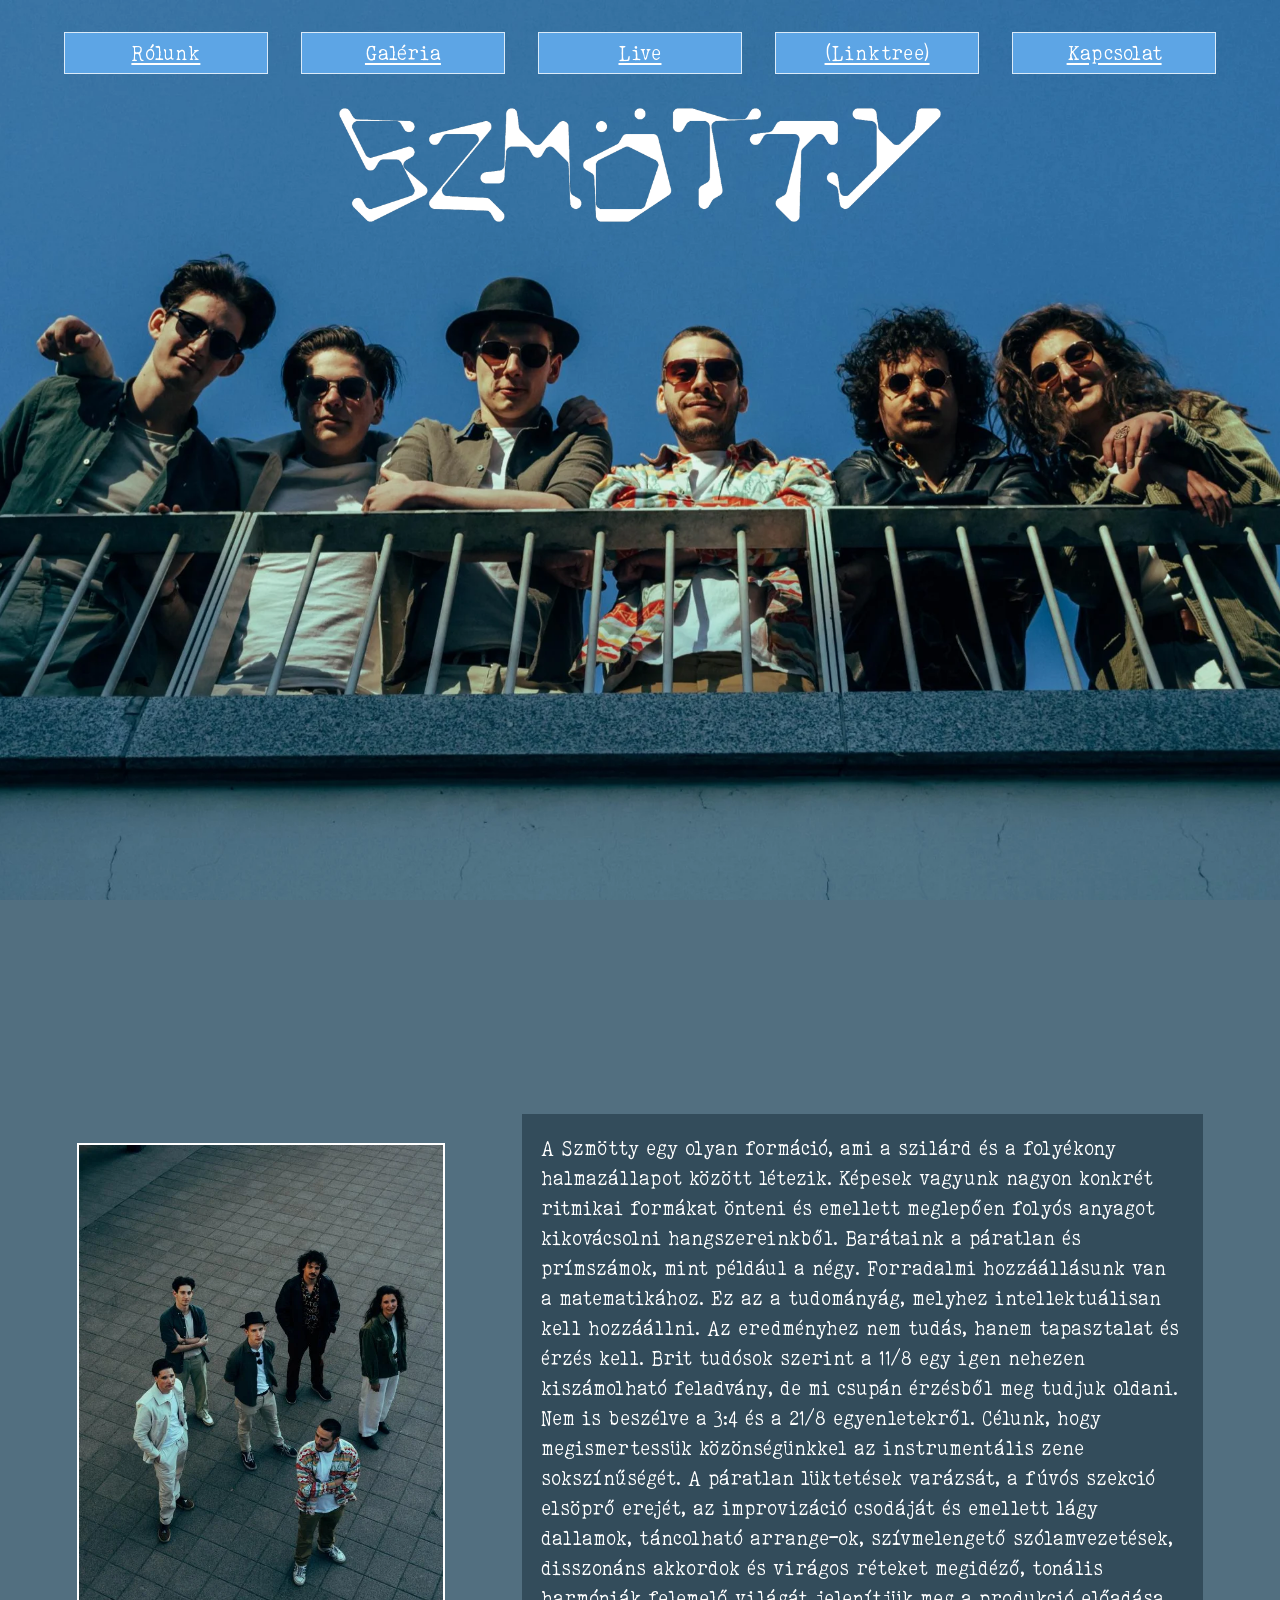
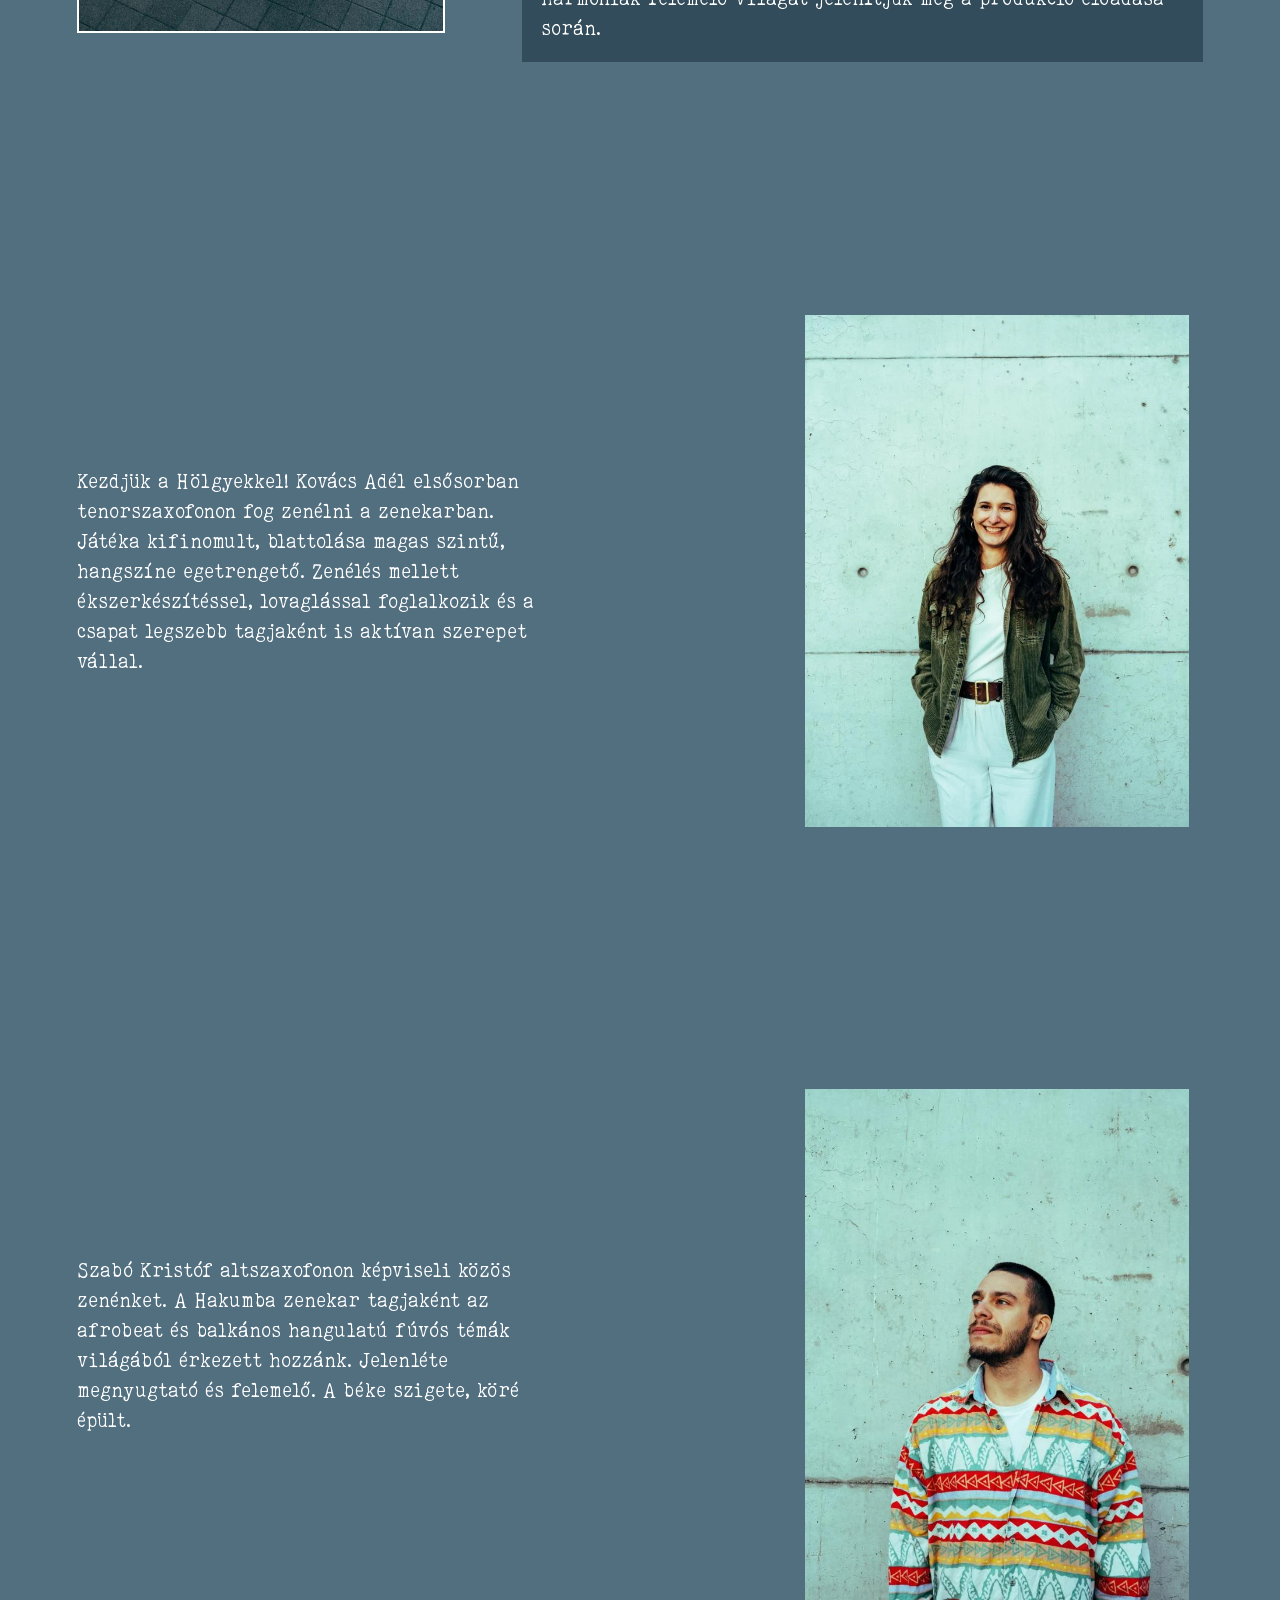
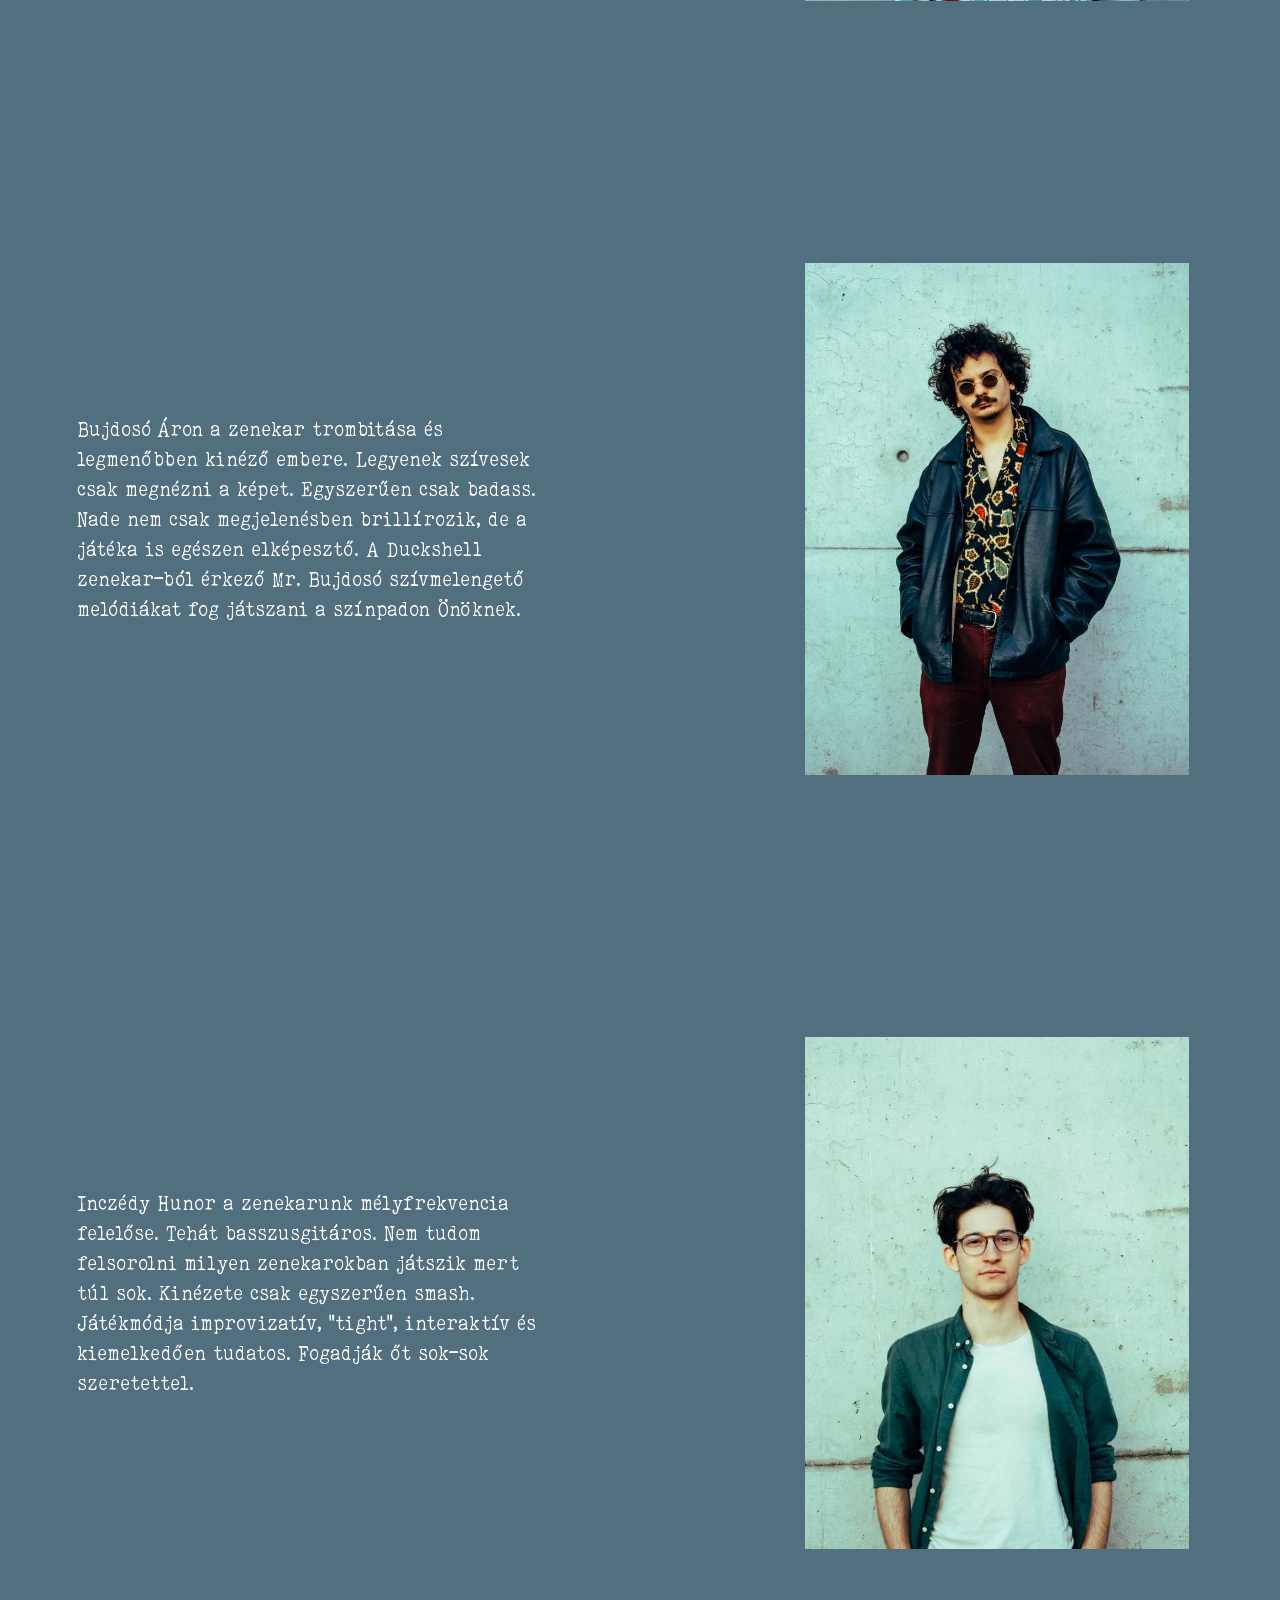
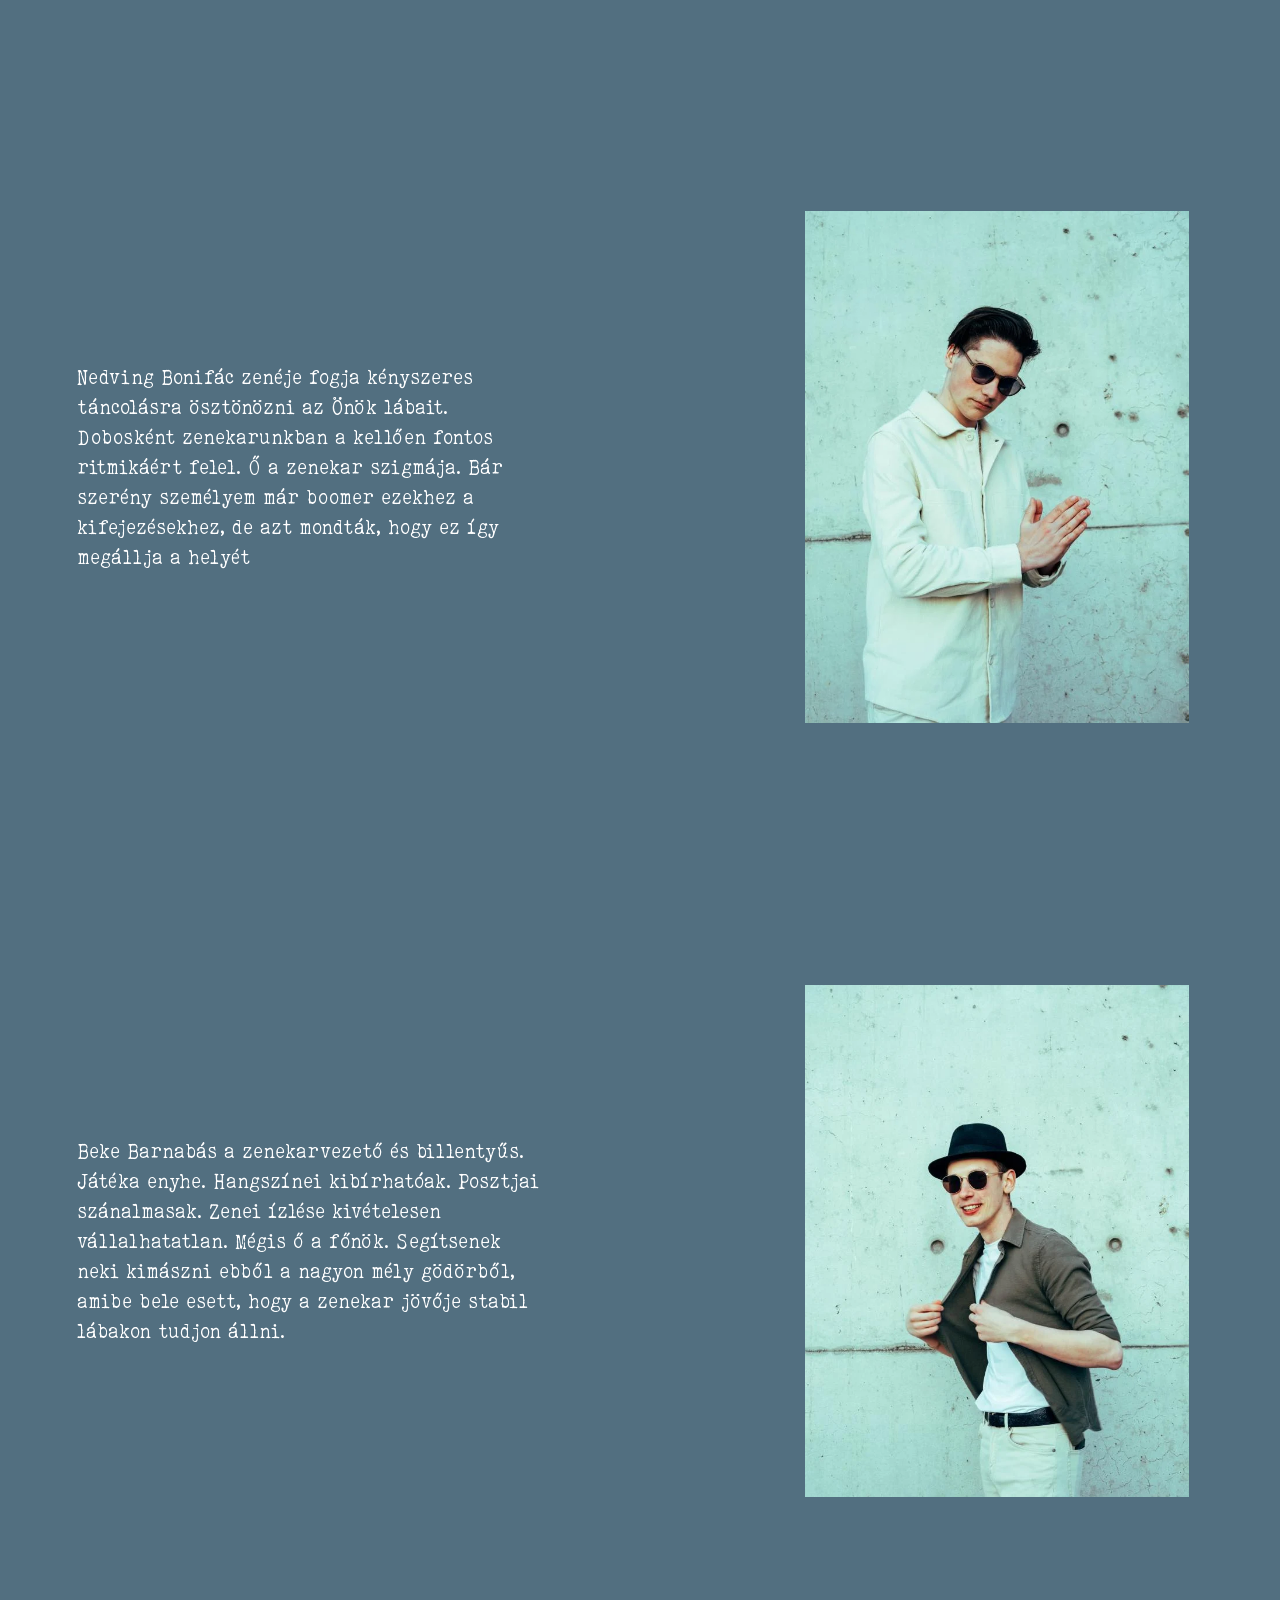
<file: index.html>
<!doctype html>
<html lang="hu">
<head>
    <meta charset="utf-8">
    <meta name="viewport" content="width=device-width, initial-scale=1">
    <meta name="description" content="A Szmötty zenekar bemutatkozása, fotói, élő felvételei és elérhetősége.">
    <title>Szmötty</title>
    <link rel="stylesheet" href="style.css">
</head>
<body>
    <a class="skip-link" href="#tartalom">Ugrás a tartalomra</a>

    <header class="site-header">
        <nav aria-label="Főmenü">
            <ul class="menu">
                <li><a href="#rolunk">Rólunk</a></li>
                <li><a href="galeria.html">Galéria</a></li>
                <li><a href="live.html">Live</a></li>
                <li><a href="linktree.html">(Linktree)</a></li>
                <li><a href="kapcsolat.html">Kapcsolat</a></li>
            </ul>
        </nav>
    </header>

    <main id="tartalom" tabindex="-1">
        <section class="page hero" id="fooldal" aria-labelledby="fooldal-cim">
            <h1 id="fooldal-cim">
                <img src="assets/images/szmotty-logo.png" alt="Szmötty" width="1000" height="190">
            </h1>
        </section>
        <section class="page about" id="rolunk" aria-labelledby="rolunk-cim">
            <h1 class="visually-hidden" id="rolunk-cim">Rólunk</h1>
            <div class="intro">
                <img src="assets/images/zenekar.webp" alt="A Szmötty hat tagja felülnézetből" width="691" height="922">
                <p>
                    A Szmötty egy olyan formáció, ami a szilárd és a folyékony halmazállapot között létezik.
                    Képesek vagyunk nagyon konkrét ritmikai formákat önteni és emellett meglepően folyós anyagot
                    kikovácsolni hangszereinkből. Barátaink a páratlan és prímszámok, mint például a négy.
                    Forradalmi hozzáállásunk van a matematikához. Ez az a tudományág, melyhez intellektuálisan
                    kell hozzáállni. Az eredményhez nem tudás, hanem tapasztalat és érzés kell. Brit tudósok
                    szerint a 11/8 egy igen nehezen kiszámolható feladvány, de mi csupán érzésből meg tudjuk
                    oldani. Nem is beszélve a 3:4 és a 21/8 egyenletekről. Célunk, hogy megismertessük
                    közönségünkkel az instrumentális zene sokszínűségét. A páratlan lüktetések varázsát, a fúvós
                    szekció elsöprő erejét, az improvizáció csodáját és emellett lágy dallamok, táncolható
                    arrange-ok, szívmelengető szólamvezetések, disszonáns akkordok és virágos réteket megidéző,
                    tonális harmóniák felemelő világát jelenítjük meg a produkció előadása során.
                </p>
            </div>

            <article class="member" aria-label="Kovács Adél">
                <p>
                    Kezdjük a Hölgyekkel! Kovács Adél elsősorban tenorszaxofonon fog zenélni a zenekarban.
                    Játéka kifinomult, blattolása magas szintű, hangszíne egetrengető. Zenélés mellett
                    ékszerkészítéssel, lovaglással foglalkozik és a csapat legszebb tagjaként is aktívan
                    szerepet vállal.
                </p>
                <img src="assets/images/kovacs-adel.webp" alt="Kovács Adél" width="681" height="908" loading="lazy">
            </article>

            <article class="member" aria-label="Szabó Kristóf">
                <p>
                    Szabó Kristóf altszaxofonon képviseli közös zenénket. A Hakumba zenekar tagjaként az
                    afrobeat és balkános hangulatú fúvós témák világából érkezett hozzánk. Jelenléte megnyugtató
                    és felemelő. A béke szigete, köré épült.
                </p>
                <img src="assets/images/szabo-kristof.webp" alt="Szabó Kristóf" width="659" height="879" loading="lazy">
            </article>

            <article class="member" aria-label="Bujdosó Áron">
                <p>
                    Bujdosó Áron a zenekar trombitása és legmenőbben kinéző embere. Legyenek szívesek csak
                    megnézni a képet. Egyszerűen csak badass. Nade nem csak megjelenésben brillírozik, de a
                    játéka is egészen elképesztő. A Duckshell zenekar-ból érkező Mr. Bujdosó szívmelengető
                    melódiákat fog játszani a színpadon Önöknek.
                </p>
                <img src="assets/images/bujdoso-aron.webp" alt="Bujdosó Áron" width="697" height="929" loading="lazy">
            </article>

            <article class="member" aria-label="Inczédy Hunor">
                <p>
                    Inczédy Hunor a zenekarunk mélyfrekvencia felelőse. Tehát basszusgitáros. Nem tudom
                    felsorolni milyen zenekarokban játszik mert túl sok. Kinézete csak egyszerűen smash.
                    Játékmódja improvizatív, &quot;tight&quot;, interaktív és kiemelkedően tudatos. Fogadják őt
                    sok-sok szeretettel.
                </p>
                <img src="assets/images/inczedy-hunor.webp" alt="Inczédy Hunor" width="586" height="781" loading="lazy">
            </article>

            <article class="member" aria-label="A Szmötty dobosa">
                <p>
                    Nedving Bonifác zenéje fogja kényszeres táncolásra ösztönözni az Önök lábait. Dobosként
                    zenekarunkban a kellően fontos ritmikáért felel. Ő a zenekar szigmája. Bár szerény személyem
                    már boomer ezekhez a kifejezésekhez, de azt mondták, hogy ez így megállja a helyét
                </p>
                <img src="assets/images/nedvig-bonifac.webp" alt="A Szmötty dobosa" width="669" height="892" loading="lazy">
            </article>

            <article class="member" aria-label="Beke Barnabás">
                <p>
                    Beke Barnabás a zenekarvezető és billentyűs. Játéka enyhe. Hangszínei kibírhatóak. Posztjai
                    szánalmasak. Zenei ízlése kivételesen vállalhatatlan. Mégis ő a főnök. Segítsenek neki
                    kimászni ebből a nagyon mély gödörből, amibe bele esett, hogy a zenekar jövője stabil
                    lábakon tudjon állni.
                </p>
                <img src="assets/images/beke-barnabas.webp" alt="Beke Barnabás" width="658" height="877" loading="lazy">
            </article>
        </section>
    </main>
    </main>
</body>
</html>
</file>
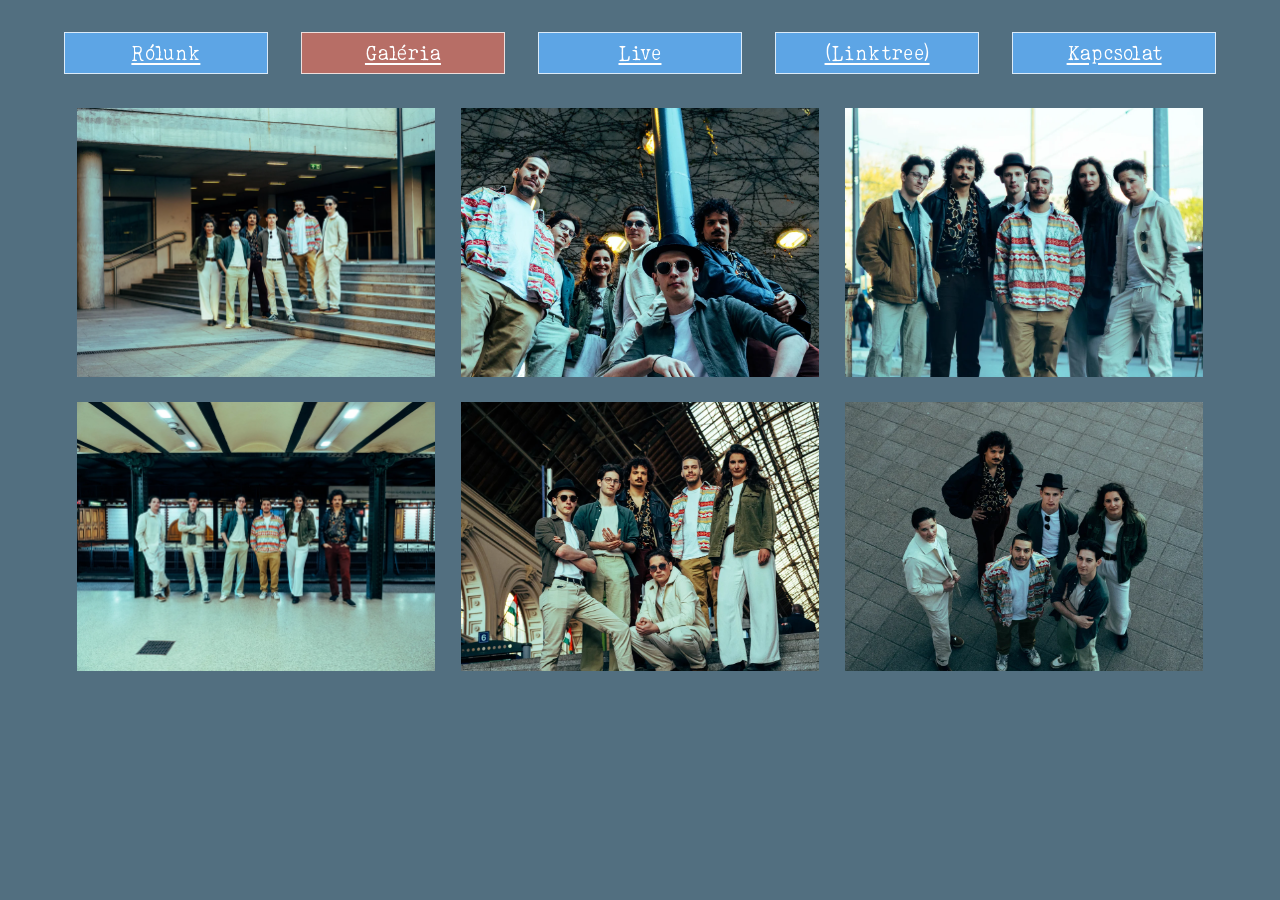
<file: galeria.html>
<!doctype html>
<html lang="hu">
<head>
    <meta charset="utf-8">
    <meta name="viewport" content="width=device-width, initial-scale=1">
    <meta name="description" content="A Szmötty zenekar bemutatkozása, fotói, élő felvételei és elérhetősége.">
    <title>Galéria | Szmötty</title>
    <link rel="stylesheet" href="style.css">
</head>
<body>
    <a class="skip-link" href="#tartalom">Ugrás a tartalomra</a>

    <header class="site-header">
        <nav aria-label="Főmenü">
            <ul class="menu">
                <li><a href="rolunk.html">Rólunk</a></li>
                <li><a href="galeria.html" aria-current="page">Galéria</a></li>
                <li><a href="live.html">Live</a></li>
                <li><a href="linktree.html">(Linktree)</a></li>
                <li><a href="kapcsolat.html">Kapcsolat</a></li>
            </ul>
        </nav>
    </header>

    <main id="tartalom" tabindex="-1">
        <section class="page gallery" id="galeria" aria-labelledby="galeria-cim">
            <h1 class="visually-hidden" id="galeria-cim">Galéria</h1>
            <div class="gallery-grid">
                <a href="assets/images/galeria-1.webp">
                    <img src="assets/images/galeria-1.webp" alt="A zenekar egy lépcsőn" width="1440" height="1080" loading="lazy">
                </a>
                <a href="assets/images/galeria-2.webp">
                    <img src="assets/images/galeria-2.webp" alt="A zenekar egy szoborcsoport mellett" width="1080" height="1440" loading="lazy">
                </a>
                <a href="assets/images/galeria-3.webp">
                    <img src="assets/images/galeria-3.webp" alt="A zenekar egy állomás peronján" width="1080" height="1440" loading="lazy">
                </a>
                <a href="assets/images/galeria-4.webp">
                    <img src="assets/images/galeria-4.webp" alt="A zenekar egy metróállomáson" width="1440" height="1080" loading="lazy">
                </a>
                <a href="assets/images/galeria-5.webp">
                    <img src="assets/images/galeria-5.webp" alt="A zenekar egy üvegtető alatt" width="1080" height="1440" loading="lazy">
                </a>
                <a href="assets/images/galeria-6.webp">
                    <img src="assets/images/galeria-6.webp" alt="A zenekar felülnézetből" width="1080" height="1440" loading="lazy">
                </a>
            </div>
        </section>
    </main>
</body>
</html>
</file>
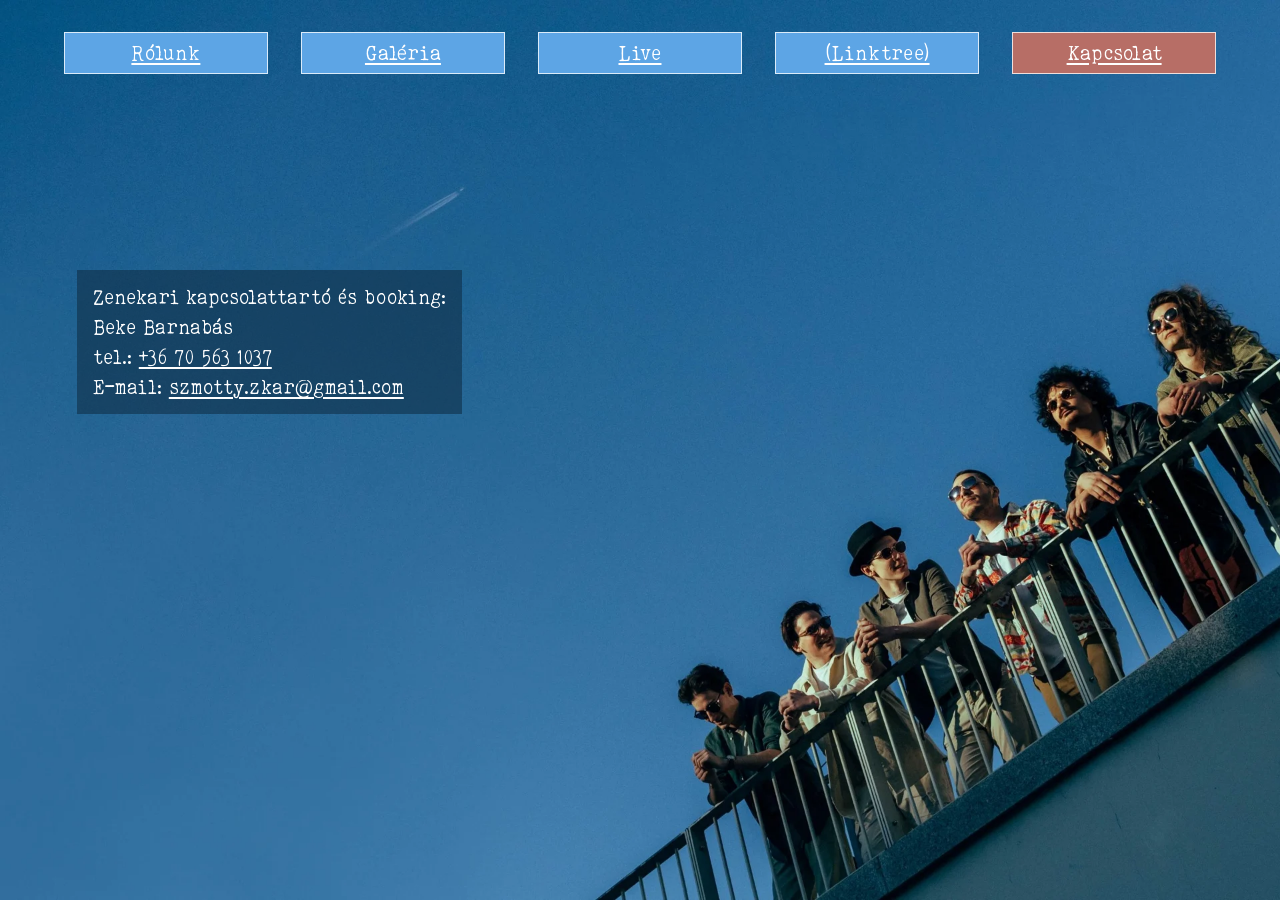
<file: kapcsolat.html>
<!doctype html>
<html lang="hu">
<head>
    <meta charset="utf-8">
    <meta name="viewport" content="width=device-width, initial-scale=1">
    <meta name="description" content="A Szmötty zenekar bemutatkozása, fotói, élő felvételei és elérhetősége.">
    <title>Kapcsolat | Szmötty</title>
    <link rel="stylesheet" href="style.css">
</head>
<body>
    <a class="skip-link" href="#tartalom">Ugrás a tartalomra</a>

    <header class="site-header">
        <nav aria-label="Főmenü">
            <ul class="menu">
                <li><a href="rolunk.html">Rólunk</a></li>
                <li><a href="galeria.html">Galéria</a></li>
                <li><a href="live.html">Live</a></li>
                <li><a href="linktree.html">(Linktree)</a></li>
                <li><a href="kapcsolat.html" aria-current="page">Kapcsolat</a></li>
            </ul>
        </nav>
    </header>

    <main id="tartalom" tabindex="-1">
        <section class="page contact" id="kapcsolat" aria-labelledby="kapcsolat-cim">
            <h1 class="visually-hidden" id="kapcsolat-cim">Kapcsolat</h1>
            <address class="booking">
                Zenekari kapcsolattartó és booking:<br>
                Beke Barnabás<br>
                tel.: <a href="tel:+36705631037">+36 70 563 1037</a><br>
                E-mail: <a href="mailto:szmotty.zkar@gmail.com">szmotty.zkar@gmail.com</a>
            </address>
        </section>
    </main>
</body>
</html>
</file>
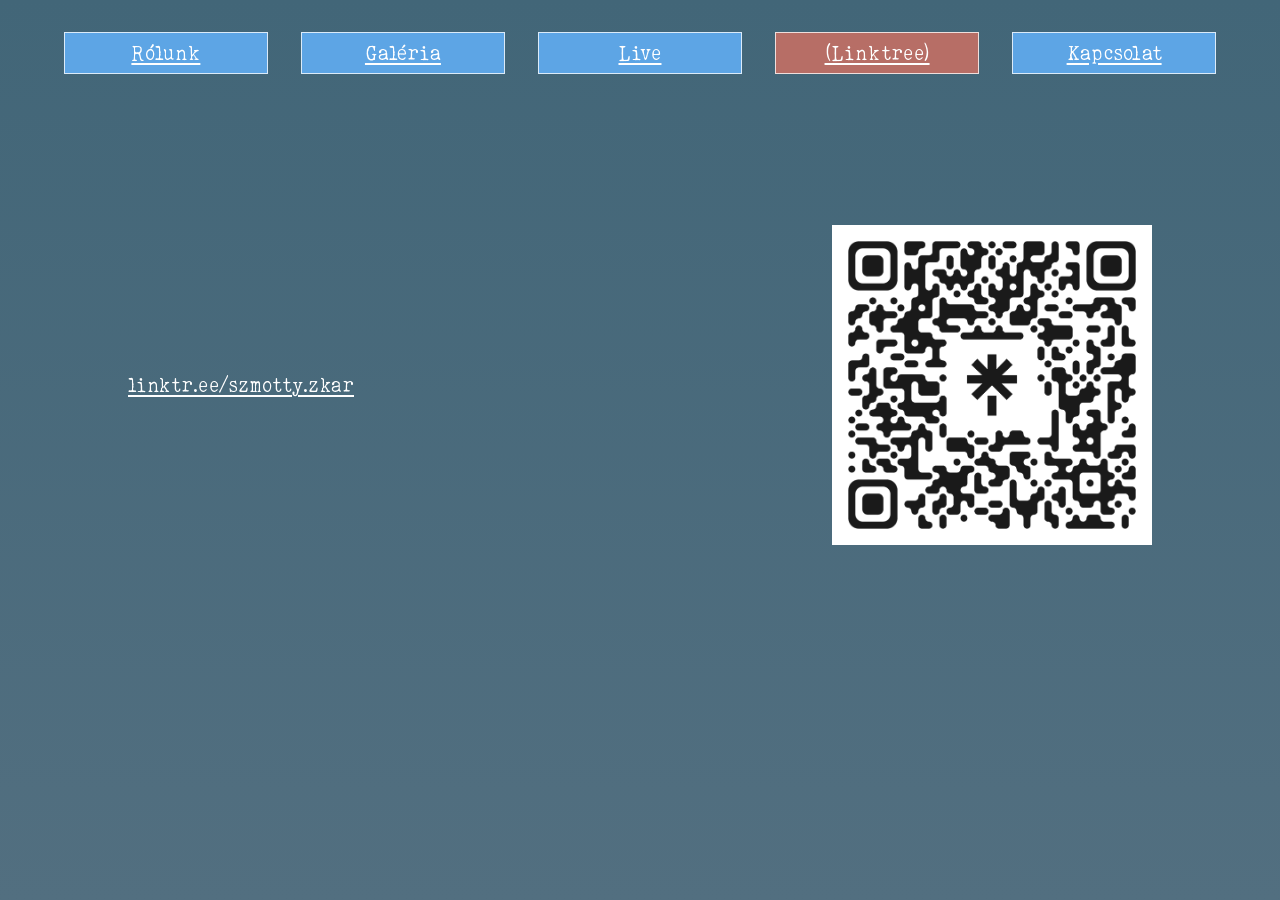
<file: linktree.html>
<!doctype html>
<html lang="hu">
<head>
    <meta charset="utf-8">
    <meta name="viewport" content="width=device-width, initial-scale=1">
    <meta name="description" content="A Szmötty zenekar bemutatkozása, fotói, élő felvételei és elérhetősége.">
    <title>Linktree | Szmötty</title>
    <link rel="stylesheet" href="style.css">
</head>
<body>
    <a class="skip-link" href="#tartalom">Ugrás a tartalomra</a>

    <header class="site-header">
        <nav aria-label="Főmenü">
            <ul class="menu">
                <li><a href="rolunk.html">Rólunk</a></li>
                <li><a href="galeria.html">Galéria</a></li>
                <li><a href="live.html">Live</a></li>
                <li><a href="linktree.html" aria-current="page">(Linktree)</a></li>
                <li><a href="kapcsolat.html">Kapcsolat</a></li>
            </ul>
        </nav>
    </header>

    <main id="tartalom" tabindex="-1">
        <section class="page linktree" id="linktree" aria-labelledby="linktree-cim">
            <h1 class="visually-hidden" id="linktree-cim">Linktree</h1>
            <div class="linktree-content">
                <a href="https://linktr.ee/szmotty.zkar">linktr.ee/szmotty.zkar</a>
                <img src="assets/images/linktree-qr.png" alt="A Szmötty Linktree-oldalának QR-kódja"
                    width="647" height="647" loading="lazy">
            </div>
        </section>
    </main>
</body>
</html>
</file>
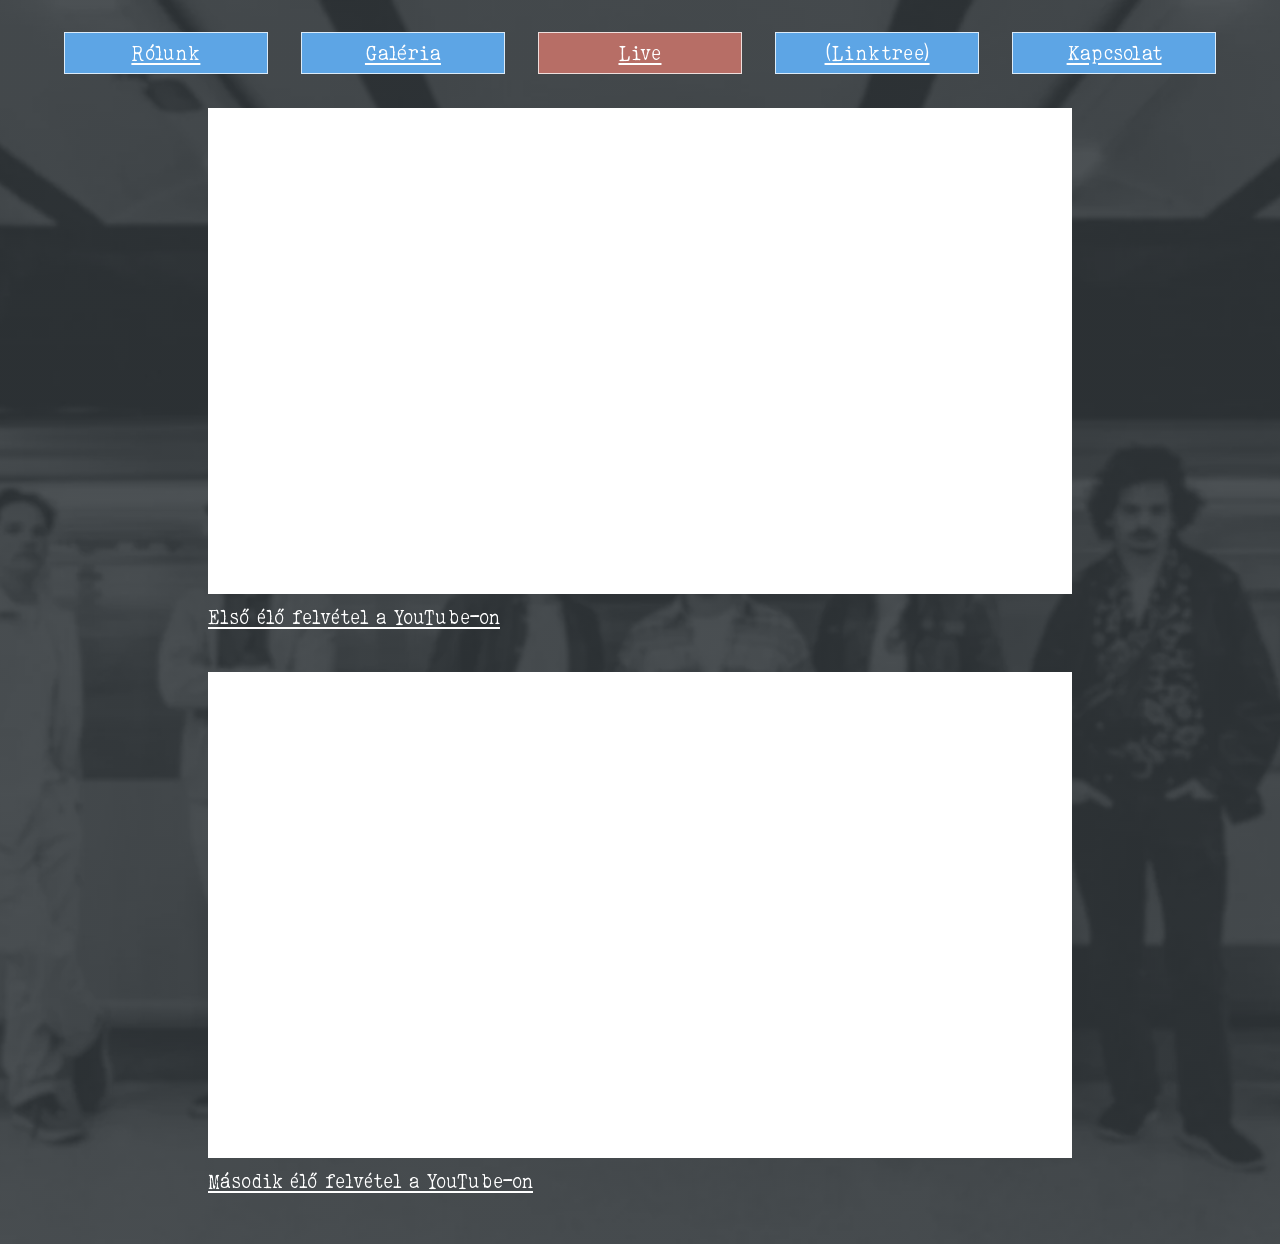
<file: live.html>
<!doctype html>
<html lang="hu">
<head>
    <meta charset="utf-8">
    <meta name="viewport" content="width=device-width, initial-scale=1">
    <meta name="description" content="A Szmötty zenekar bemutatkozása, fotói, élő felvételei és elérhetősége.">
    <title>Live | Szmötty</title>
    <link rel="stylesheet" href="style.css">
</head>
<body>
    <a class="skip-link" href="#tartalom">Ugrás a tartalomra</a>

    <header class="site-header">
        <nav aria-label="Főmenü">
            <ul class="menu">
                <li><a href="rolunk.html">Rólunk</a></li>
                <li><a href="galeria.html">Galéria</a></li>
                <li><a href="live.html" aria-current="page">Live</a></li>
                <li><a href="linktree.html">(Linktree)</a></li>
                <li><a href="kapcsolat.html">Kapcsolat</a></li>
            </ul>
        </nav>
    </header>

    <main id="tartalom" tabindex="-1">
        <section class="page live" id="live" aria-labelledby="live-cim">
            <h1 class="visually-hidden" id="live-cim">Live</h1>
            <div class="videos">
                <figure>
                    <iframe src="https://www.youtube-nocookie.com/embed/igWZIq6gtOg"
                        title="Szmötty – első élő felvétel" loading="lazy"
                        allow="encrypted-media; picture-in-picture; fullscreen" allowfullscreen></iframe>
                    <figcaption><a href="https://youtu.be/igWZIq6gtOg">Első élő felvétel a YouTube-on</a></figcaption>
                </figure>
                <figure>
                    <iframe src="https://www.youtube-nocookie.com/embed/S_onpSoCJGc"
                        title="Szmötty – második élő felvétel" loading="lazy"
                        allow="encrypted-media; picture-in-picture; fullscreen" allowfullscreen></iframe>
                    <figcaption><a href="https://youtu.be/S_onpSoCJGc">Második élő felvétel a YouTube-on</a></figcaption>
                </figure>
            </div>
        </section>
    </main>
</body>
</html>
</file>
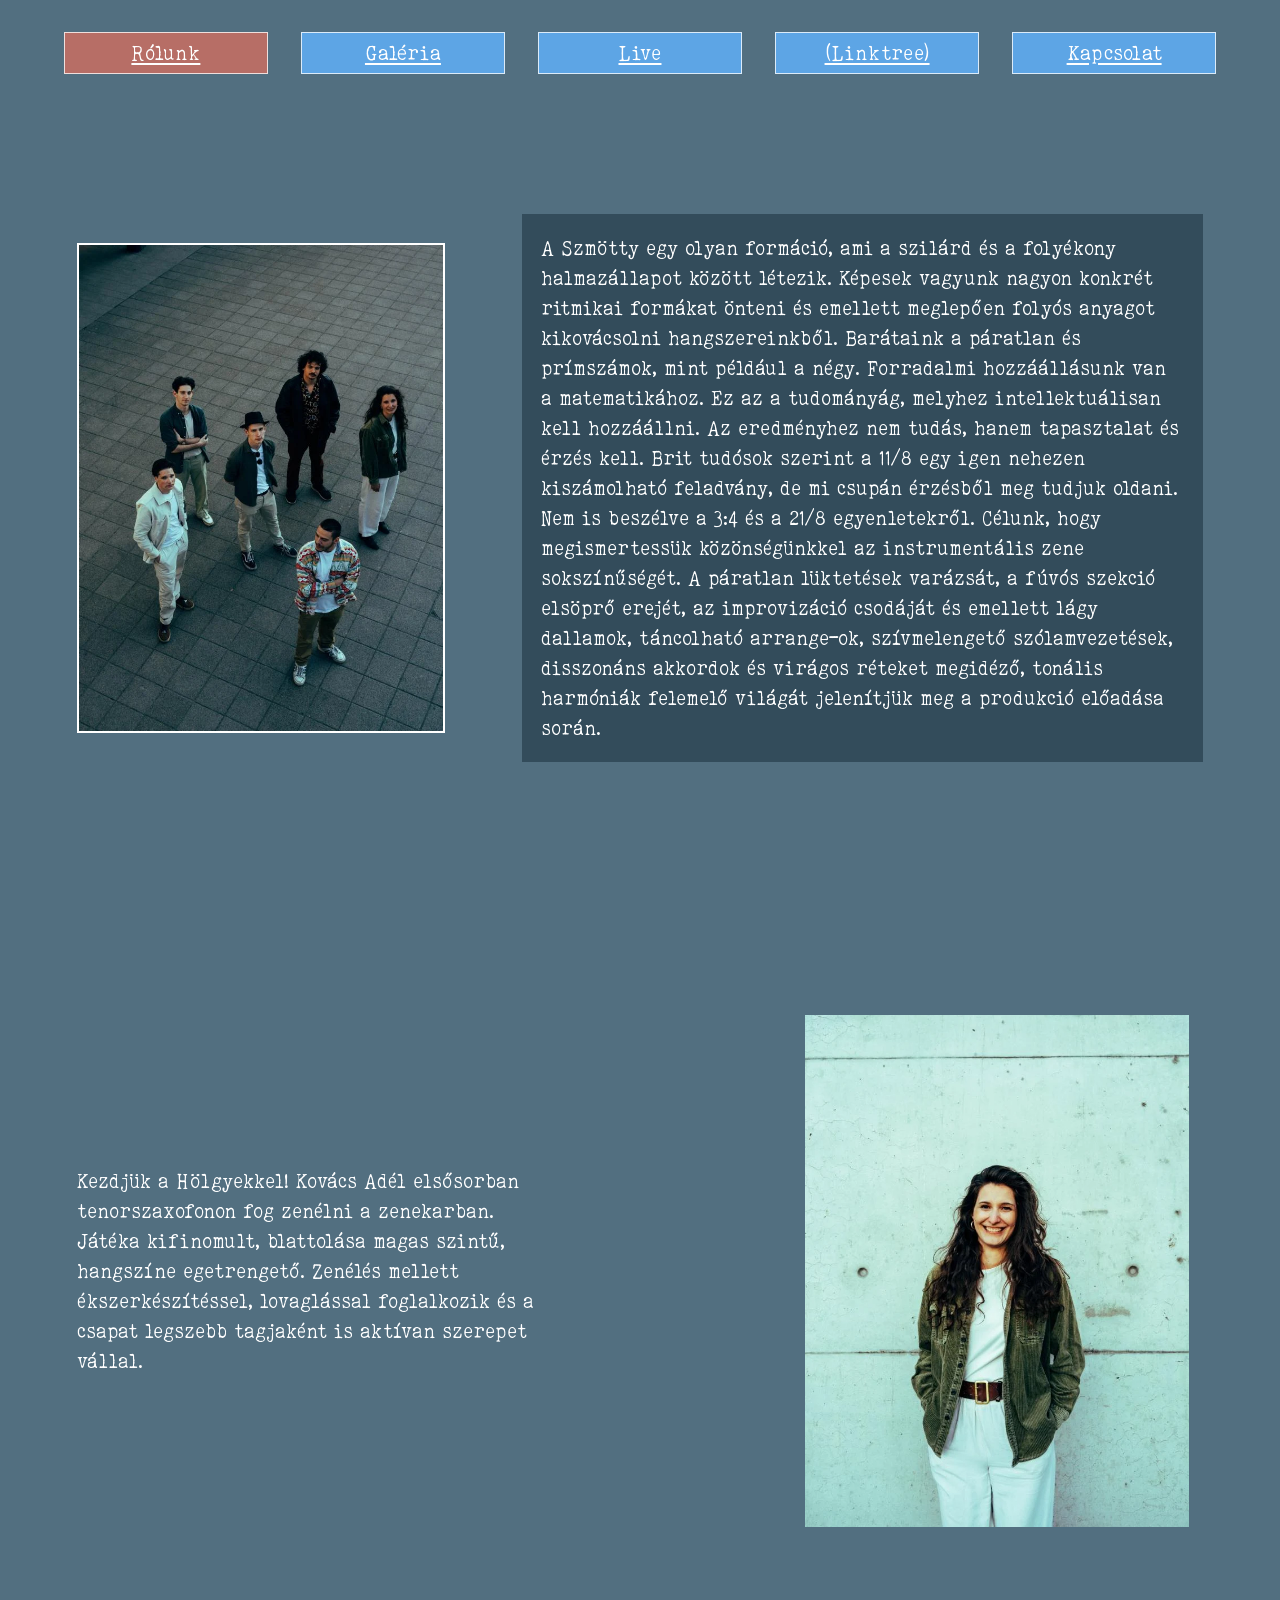
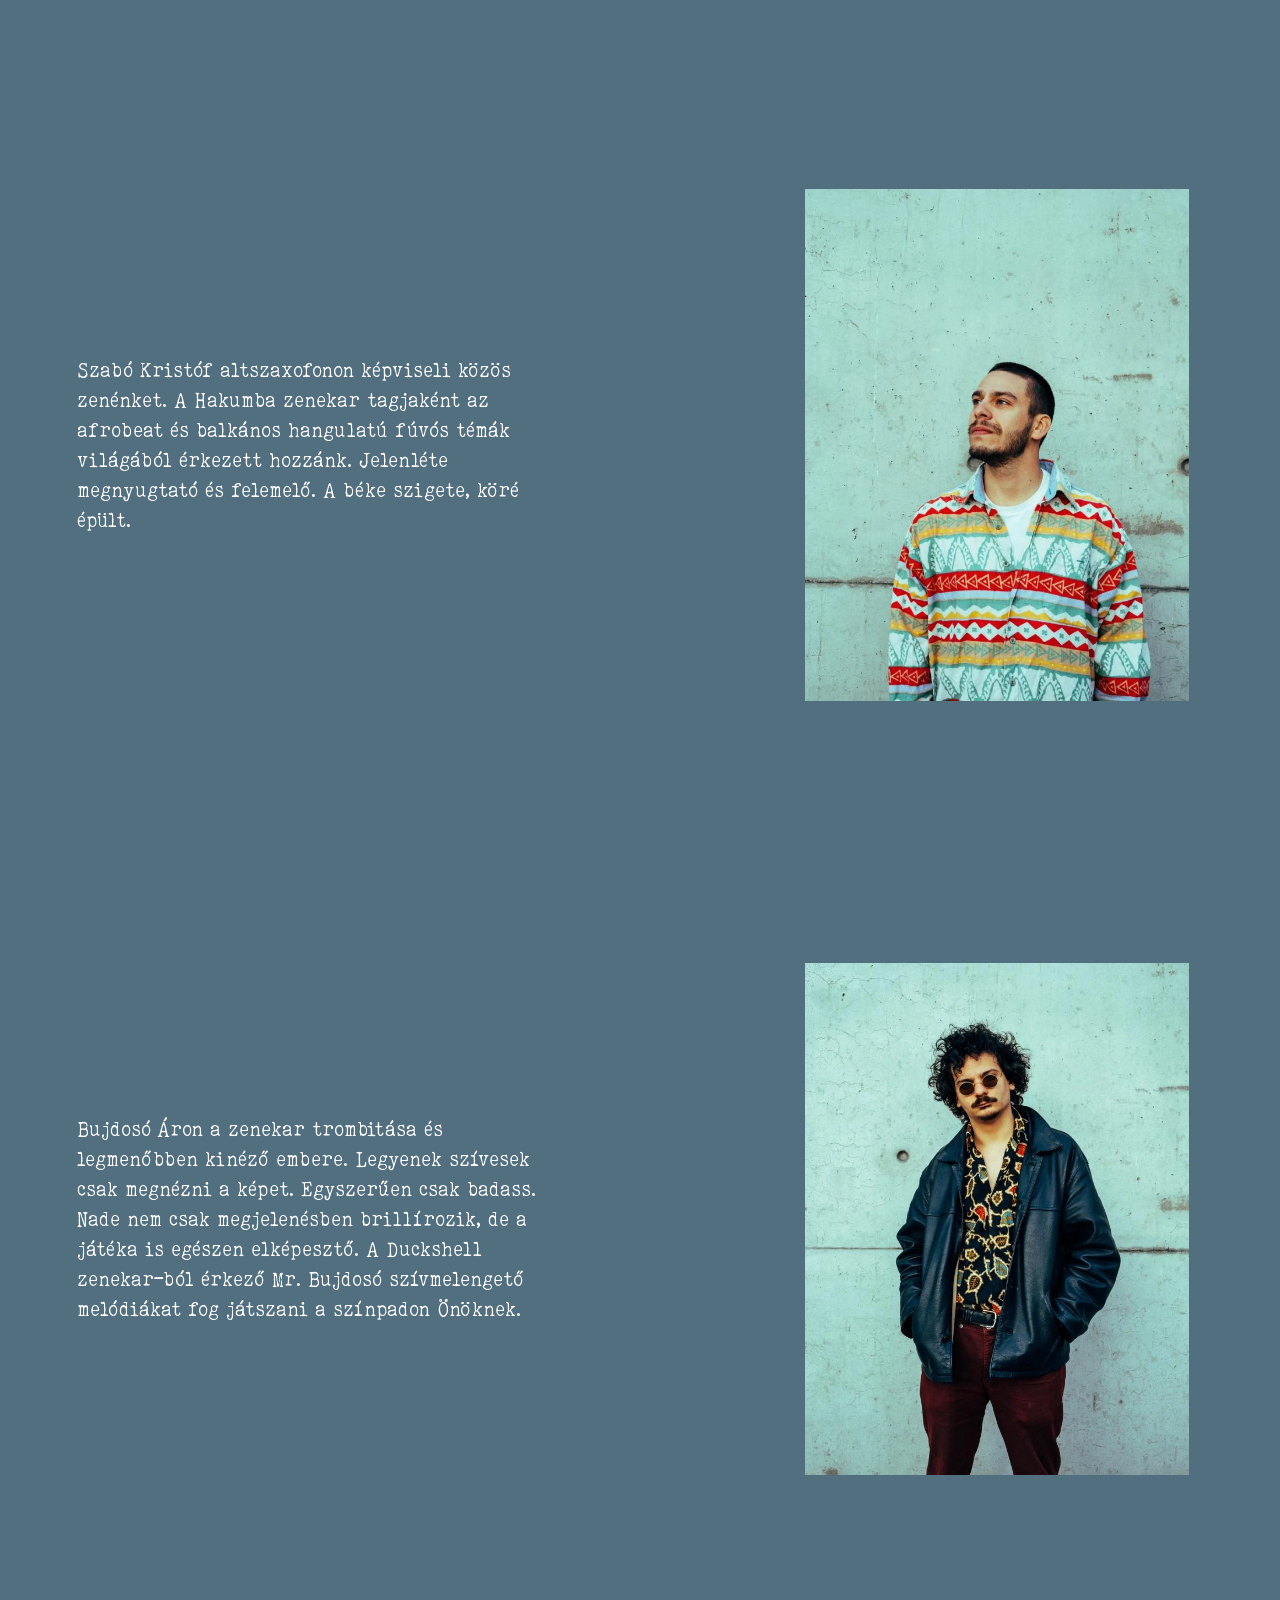
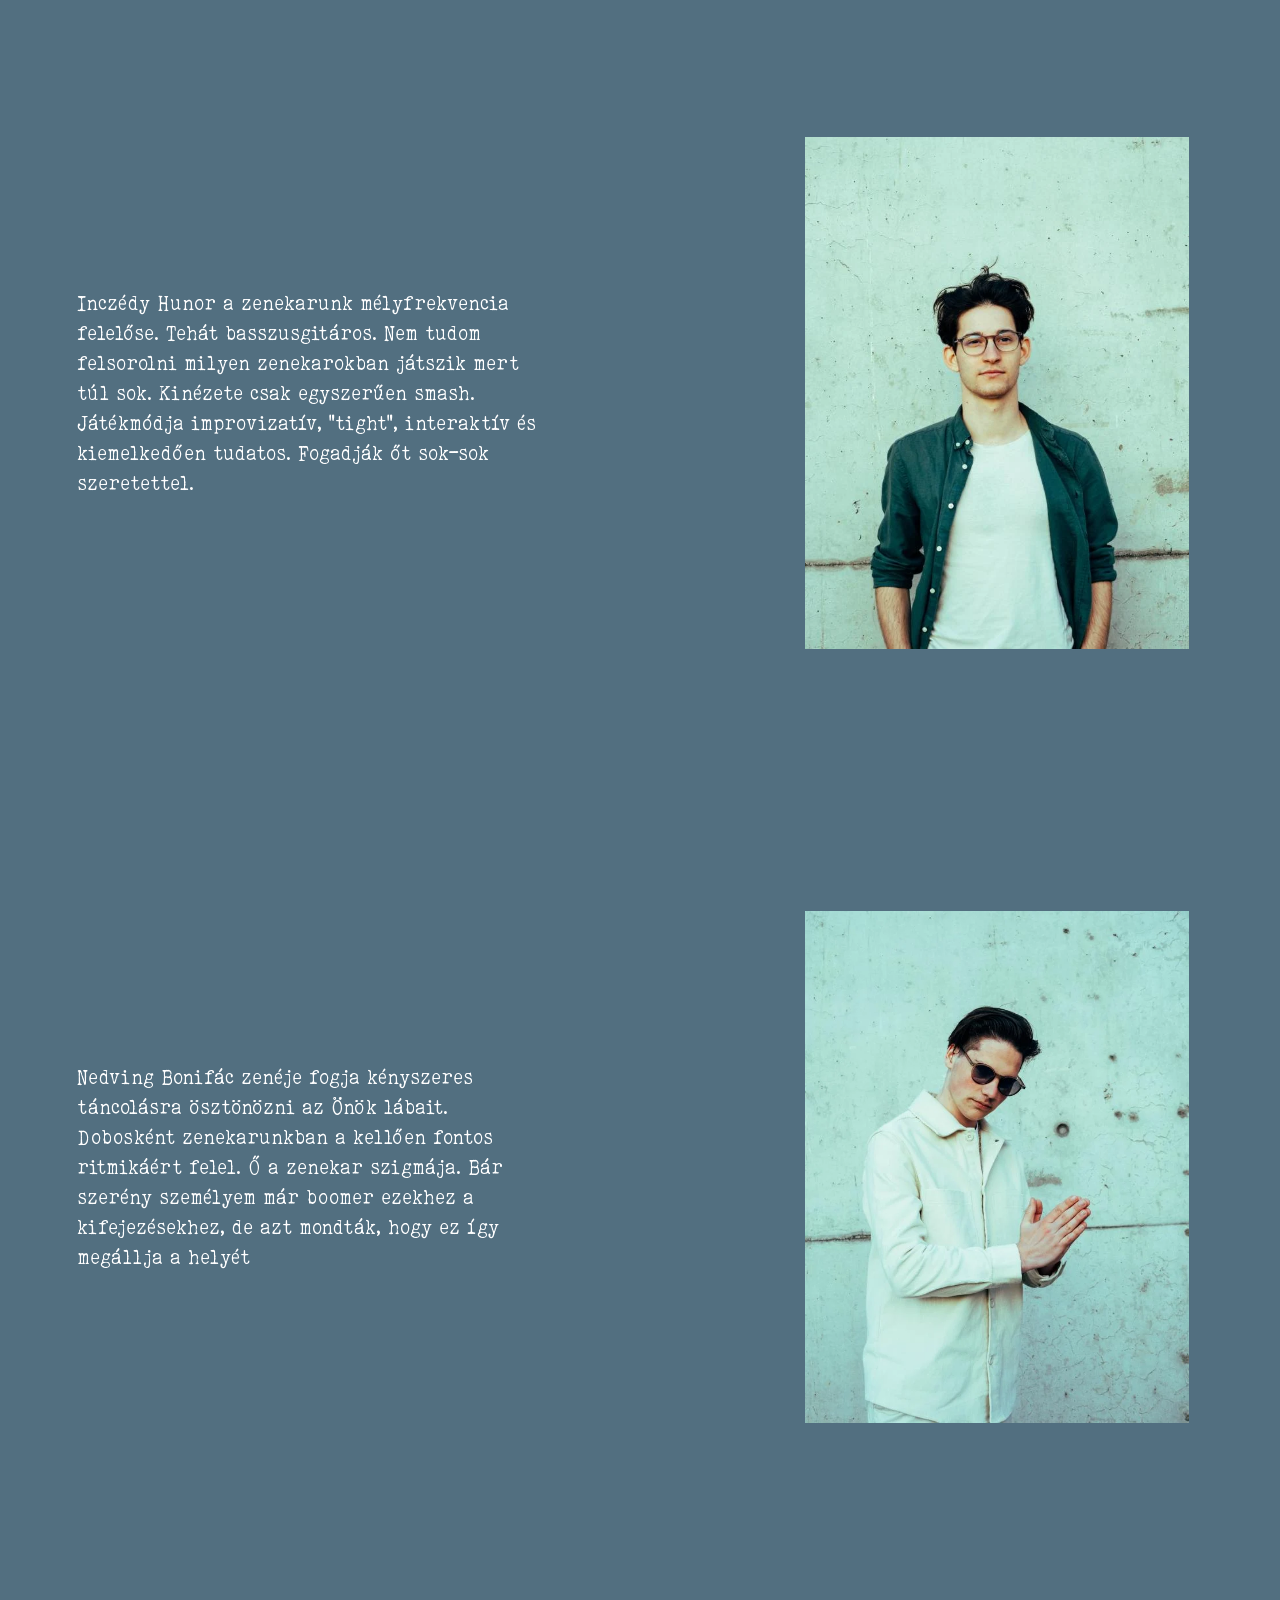
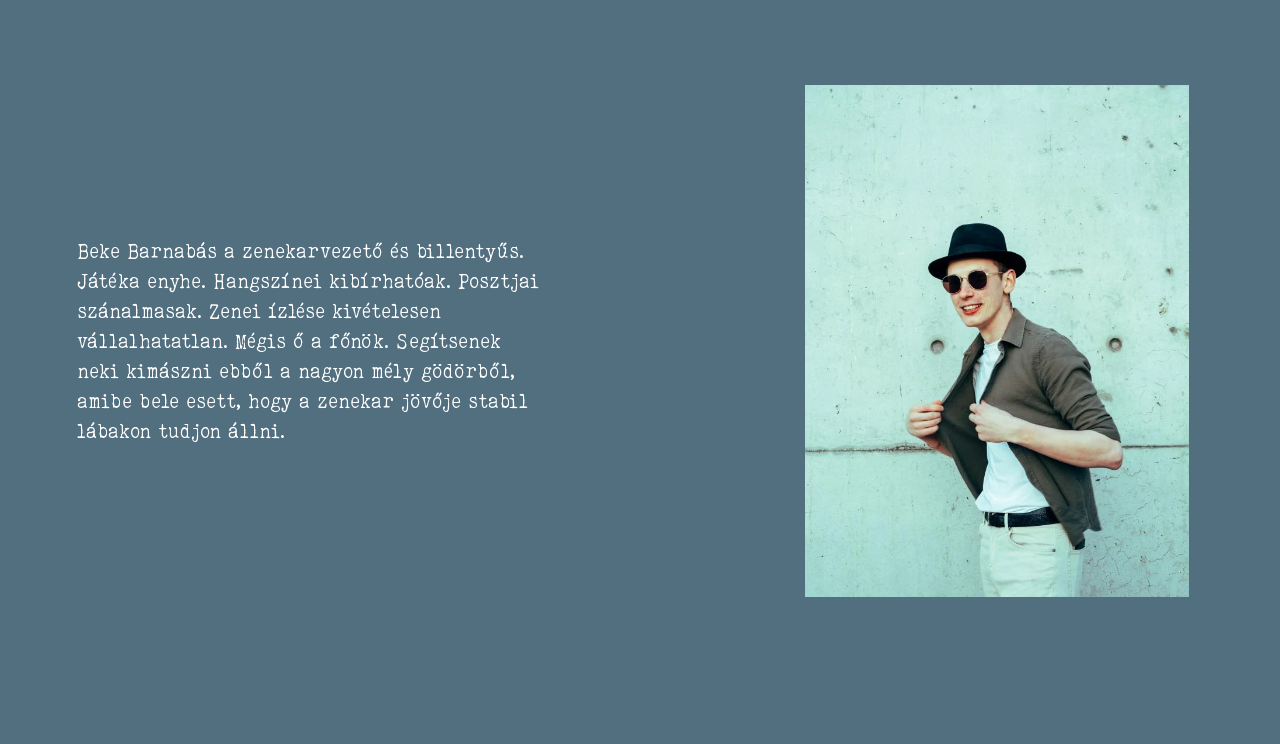
<file: rolunk.html>
<!doctype html>
<html lang="hu">
<head>
    <meta charset="utf-8">
    <meta name="viewport" content="width=device-width, initial-scale=1">
    <meta name="description" content="A Szmötty zenekar bemutatkozása, fotói, élő felvételei és elérhetősége.">
    <title>Rólunk | Szmötty</title>
    <link rel="stylesheet" href="style.css">
</head>
<body>
    <a class="skip-link" href="#tartalom">Ugrás a tartalomra</a>

    <header class="site-header">
        <nav aria-label="Főmenü">
            <ul class="menu">
                <li><a href="rolunk.html" aria-current="page">Rólunk</a></li>
                <li><a href="galeria.html">Galéria</a></li>
                <li><a href="live.html">Live</a></li>
                <li><a href="linktree.html">(Linktree)</a></li>
                <li><a href="kapcsolat.html">Kapcsolat</a></li>
            </ul>
        </nav>
    </header>

    <main id="tartalom" tabindex="-1">
        <section class="page about" id="rolunk" aria-labelledby="rolunk-cim">
            <h1 class="visually-hidden" id="rolunk-cim">Rólunk</h1>
            <div class="intro">
                <img src="assets/images/zenekar.webp" alt="A Szmötty hat tagja felülnézetből" width="691" height="922">
                <p>
                    A Szmötty egy olyan formáció, ami a szilárd és a folyékony halmazállapot között létezik.
                    Képesek vagyunk nagyon konkrét ritmikai formákat önteni és emellett meglepően folyós anyagot
                    kikovácsolni hangszereinkből. Barátaink a páratlan és prímszámok, mint például a négy.
                    Forradalmi hozzáállásunk van a matematikához. Ez az a tudományág, melyhez intellektuálisan
                    kell hozzáállni. Az eredményhez nem tudás, hanem tapasztalat és érzés kell. Brit tudósok
                    szerint a 11/8 egy igen nehezen kiszámolható feladvány, de mi csupán érzésből meg tudjuk
                    oldani. Nem is beszélve a 3:4 és a 21/8 egyenletekről. Célunk, hogy megismertessük
                    közönségünkkel az instrumentális zene sokszínűségét. A páratlan lüktetések varázsát, a fúvós
                    szekció elsöprő erejét, az improvizáció csodáját és emellett lágy dallamok, táncolható
                    arrange-ok, szívmelengető szólamvezetések, disszonáns akkordok és virágos réteket megidéző,
                    tonális harmóniák felemelő világát jelenítjük meg a produkció előadása során.
                </p>
            </div>

            <article class="member" aria-label="Kovács Adél">
                <p>
                    Kezdjük a Hölgyekkel! Kovács Adél elsősorban tenorszaxofonon fog zenélni a zenekarban.
                    Játéka kifinomult, blattolása magas szintű, hangszíne egetrengető. Zenélés mellett
                    ékszerkészítéssel, lovaglással foglalkozik és a csapat legszebb tagjaként is aktívan
                    szerepet vállal.
                </p>
                <img src="assets/images/kovacs-adel.webp" alt="Kovács Adél" width="681" height="908" loading="lazy">
            </article>

            <article class="member" aria-label="Szabó Kristóf">
                <p>
                    Szabó Kristóf altszaxofonon képviseli közös zenénket. A Hakumba zenekar tagjaként az
                    afrobeat és balkános hangulatú fúvós témák világából érkezett hozzánk. Jelenléte megnyugtató
                    és felemelő. A béke szigete, köré épült.
                </p>
                <img src="assets/images/szabo-kristof.webp" alt="Szabó Kristóf" width="659" height="879" loading="lazy">
            </article>

            <article class="member" aria-label="Bujdosó Áron">
                <p>
                    Bujdosó Áron a zenekar trombitása és legmenőbben kinéző embere. Legyenek szívesek csak
                    megnézni a képet. Egyszerűen csak badass. Nade nem csak megjelenésben brillírozik, de a
                    játéka is egészen elképesztő. A Duckshell zenekar-ból érkező Mr. Bujdosó szívmelengető
                    melódiákat fog játszani a színpadon Önöknek.
                </p>
                <img src="assets/images/bujdoso-aron.webp" alt="Bujdosó Áron" width="697" height="929" loading="lazy">
            </article>

            <article class="member" aria-label="Inczédy Hunor">
                <p>
                    Inczédy Hunor a zenekarunk mélyfrekvencia felelőse. Tehát basszusgitáros. Nem tudom
                    felsorolni milyen zenekarokban játszik mert túl sok. Kinézete csak egyszerűen smash.
                    Játékmódja improvizatív, &quot;tight&quot;, interaktív és kiemelkedően tudatos. Fogadják őt
                    sok-sok szeretettel.
                </p>
                <img src="assets/images/inczedy-hunor.webp" alt="Inczédy Hunor" width="586" height="781" loading="lazy">
            </article>

            <article class="member" aria-label="A Szmötty dobosa">
                <p>
                    Nedving Bonifác zenéje fogja kényszeres táncolásra ösztönözni az Önök lábait. Dobosként
                    zenekarunkban a kellően fontos ritmikáért felel. Ő a zenekar szigmája. Bár szerény személyem
                    már boomer ezekhez a kifejezésekhez, de azt mondták, hogy ez így megállja a helyét
                </p>
                <img src="assets/images/nedvig-bonifac.webp" alt="A Szmötty dobosa" width="669" height="892" loading="lazy">
            </article>

            <article class="member" aria-label="Beke Barnabás">
                <p>
                    Beke Barnabás a zenekarvezető és billentyűs. Játéka enyhe. Hangszínei kibírhatóak. Posztjai
                    szánalmasak. Zenei ízlése kivételesen vállalhatatlan. Mégis ő a főnök. Segítsenek neki
                    kimászni ebből a nagyon mély gödörből, amibe bele esett, hogy a zenekar jövője stabil
                    lábakon tudjon állni.
                </p>
                <img src="assets/images/beke-barnabas.webp" alt="Beke Barnabás" width="658" height="877" loading="lazy">
            </article>
        </section>
    </main>
</body>
</html>
</file>
<file: style.css>
@font-face {
    font-family: "Elegant Typewriter";
    src: url("assets/fonts/elegant-typewriter-light.ttf") format("truetype");
    font-style: normal;
    font-weight: 300;
    font-display: swap;
}

:root {
    color-scheme: dark;
    --paper: #fff;
    --blue: #526f80;
    --green:#5da5e5;
    --active-blue: #B76E66;
    --menu-height: 5.25rem;
    --page-padding: clamp(1.25rem, 6vw, 6rem);
}

* {
    box-sizing: border-box;
}

body {
    margin: 0;
    color: var(--paper);
    background: var(--blue);
    font: 300 clamp(1rem, 1.65vw, 1.375rem)/1.42 "Elegant Typewriter", "Courier New", monospace;
}

a {
    color: inherit;
    text-underline-offset: 0.16em;
}

a:focus-visible {
    outline: 2px solid white;
    outline-offset: 4px;
}

img {
    display: block;
    max-width: 100%;
    height: auto;
}

p, figure, h1 {
    margin: 0;
}

.visually-hidden,
.skip-link:not(:focus) {
    position: absolute;
    width: 1px;
    height: 1px;
    padding: 0;
    overflow: hidden;
    clip-path: inset(50%);
    white-space: nowrap;
}

.skip-link:focus {
    position: fixed;
    z-index: 2;
    top: 0.5rem;
    left: 0.5rem;
    padding: 0.5rem 1rem;
    background: var(--active-blue);
}

/* A menü görgetés közben is elérhető marad. */
.site-header {
    position: sticky;
    z-index: 1;
    top: 0;
    height: var(--menu-height);
    margin-bottom: calc(-1 * var(--menu-height));
    padding: clamp(0.75rem, 3.5vh, 2rem) 1rem 0.5rem;
    pointer-events: none;
}

.menu {
    display: grid;
    grid-template-columns: repeat(5, minmax(0, 1fr));
    gap: clamp(0.4rem, 2.6vw, 2.25rem);
    width: min(100%, 72rem);
    margin: 0 auto;
    padding: 0;
    list-style: none;
}

.menu a {
    display: grid;
    min-height: 2.625rem;
    place-items: center;
    padding: 0.15em;
    border: 1px solid rgb(255 255 255 / 78%);
    background: var(--green);
    font-size: clamp(0.875rem, 1.7vw, 1.375rem);
    line-height: 1.15;
    white-space: nowrap;
    pointer-events: auto;
}

.menu a:hover,
.menu a[aria-current="page"] {
    background: var(--active-blue);
}

.page {
    min-height: 100svh;
    padding-top: calc(var(--menu-height) + 1.5rem);
}

.hero {
    background: #316e9d url("assets/images/nyitokep.webp") center / cover no-repeat;
}

.hero h1 {
    width: min(47vw, 52rem);
    margin-inline: auto;
}

/* A bemutatkozás és a portrék a terv sorrendjét követik. 
.about {
    background: url("assets/images/rolunk-hatter.webp") center top / 100% auto no-repeat;
}
*/

.intro,
.member {
    display: grid;
    align-items: center;
    gap: clamp(2rem, 6vw, 6rem);
    width: min(100%, 96rem);
    margin-inline: auto;
    padding: 1rem var(--page-padding) 3rem;
}

.intro {
    grid-template-columns: minmax(0, 1fr) minmax(0, 1.85fr);
    min-height: calc(100svh - var(--menu-height) - 1.5rem);
}

.intro img {
    width: min(100%, 23rem);
    justify-self: center;
    border: 2px solid var(--paper);
}

.intro p {
    padding: clamp(0.6rem, 1.5vw, 1.25rem);
    background: rgb(26 48 60 / 55%);
}

.member {
    grid-template-columns: minmax(0, 1.55fr) minmax(0, 1fr);
    min-height: min(86svh, 54rem);
}

.member p {
    max-width: 47ch;
}

.member img {
    width: min(100%, 24rem);
    justify-self: center;
}

/* Galéria, élő felvételek és elérhetőségek. */
.gallery-grid {
    display: grid;
    grid-template-columns: repeat(3, minmax(0, 1fr));
    gap: clamp(0.55rem, 2vw, 2rem);
    width: min(100%, 96rem);
    margin-inline: auto;
    padding: 0 var(--page-padding) 3rem;
}

.gallery-grid img {
    width: 100%;
    aspect-ratio: 4 / 3;
    object-fit: cover;
}

.live {
    background: linear-gradient(rgb(25 33 38 / 63%), rgb(25 33 38 / 63%)),
        url("assets/images/live-hatter.webp") center / cover no-repeat;
}

.videos {
    display: grid;
    gap: 2.5rem;
    width: min(100% - 2 * var(--page-padding), 54rem);
    margin-inline: auto;
    padding-bottom: 3rem;
}

.videos iframe {
    display: block;
    width: 100%;
    height: auto;
    aspect-ratio: 16 / 9;
    border: 0;
    background: #192126;
}

.videos figcaption {
    margin-top: 0.5rem;
}

.linktree {
    background: linear-gradient(#426678, var(--blue));
}

.linktree-content {
    display: flex;
    flex-wrap: wrap;
    align-items: center;
    justify-content: space-between;
    gap: 2rem 4rem;
    width: min(100% - 2 * var(--page-padding), 64rem);
    margin: clamp(2rem, 13vh, 9rem) auto 0;
    padding-bottom: 3rem;
}

.linktree-content img {
    width: min(100%, 20rem);
    padding: 1rem;
    background: white;
}

.contact {
    background: #075482 url("assets/images/kapcsolat-hatter.webp") center / cover no-repeat;
}

.booking {
    width: fit-content;
    max-width: calc(100% - 2 * var(--page-padding));
    margin: clamp(2rem, 18vh, 12rem) var(--page-padding) 0;
    padding: 0.75rem 1rem;
    background: rgb(15 46 69 / 58%);
    font-style: normal;
    overflow-wrap: anywhere;
}

@media (max-width: 44rem) {
    .hero {
        position: relative;
        isolation: isolate;
        overflow: hidden;
        background: linear-gradient(#1c5982 25%, #244654 75%);
    }

    .hero::before {
        position: absolute;
        z-index: -1;
        top: 58%;
        width: 100%;
        aspect-ratio: 3 / 4;
        transform: translateY(-58%);
        background: url("assets/images/nyitokep-mobil.webp") center / cover no-repeat;
        mask-image: linear-gradient(transparent, black 18%, black 84%, transparent);
        content: "";
    }

    .hero h1 {
        width: min(78vw, 26rem);
        margin-top: clamp(0.75rem, 5vh, 3rem);
    }

    .intro,
    .member {
        grid-template-columns: 1fr;
        min-height: auto;
    }

    .member img {
        width: min(82%, 21rem);
    }

    .gallery-grid {
        grid-template-columns: repeat(2, minmax(0, 1fr));
    }

    .contact {
        background-position: 68% center;
    }
}

@media (max-width: 25rem) {
    :root {
        --menu-height: 7.25rem;
    }

    .site-header {
        padding-top: 0.75rem;
    }

    .menu {
        grid-template-columns: repeat(3, minmax(0, 1fr));
    }
}
</file>
